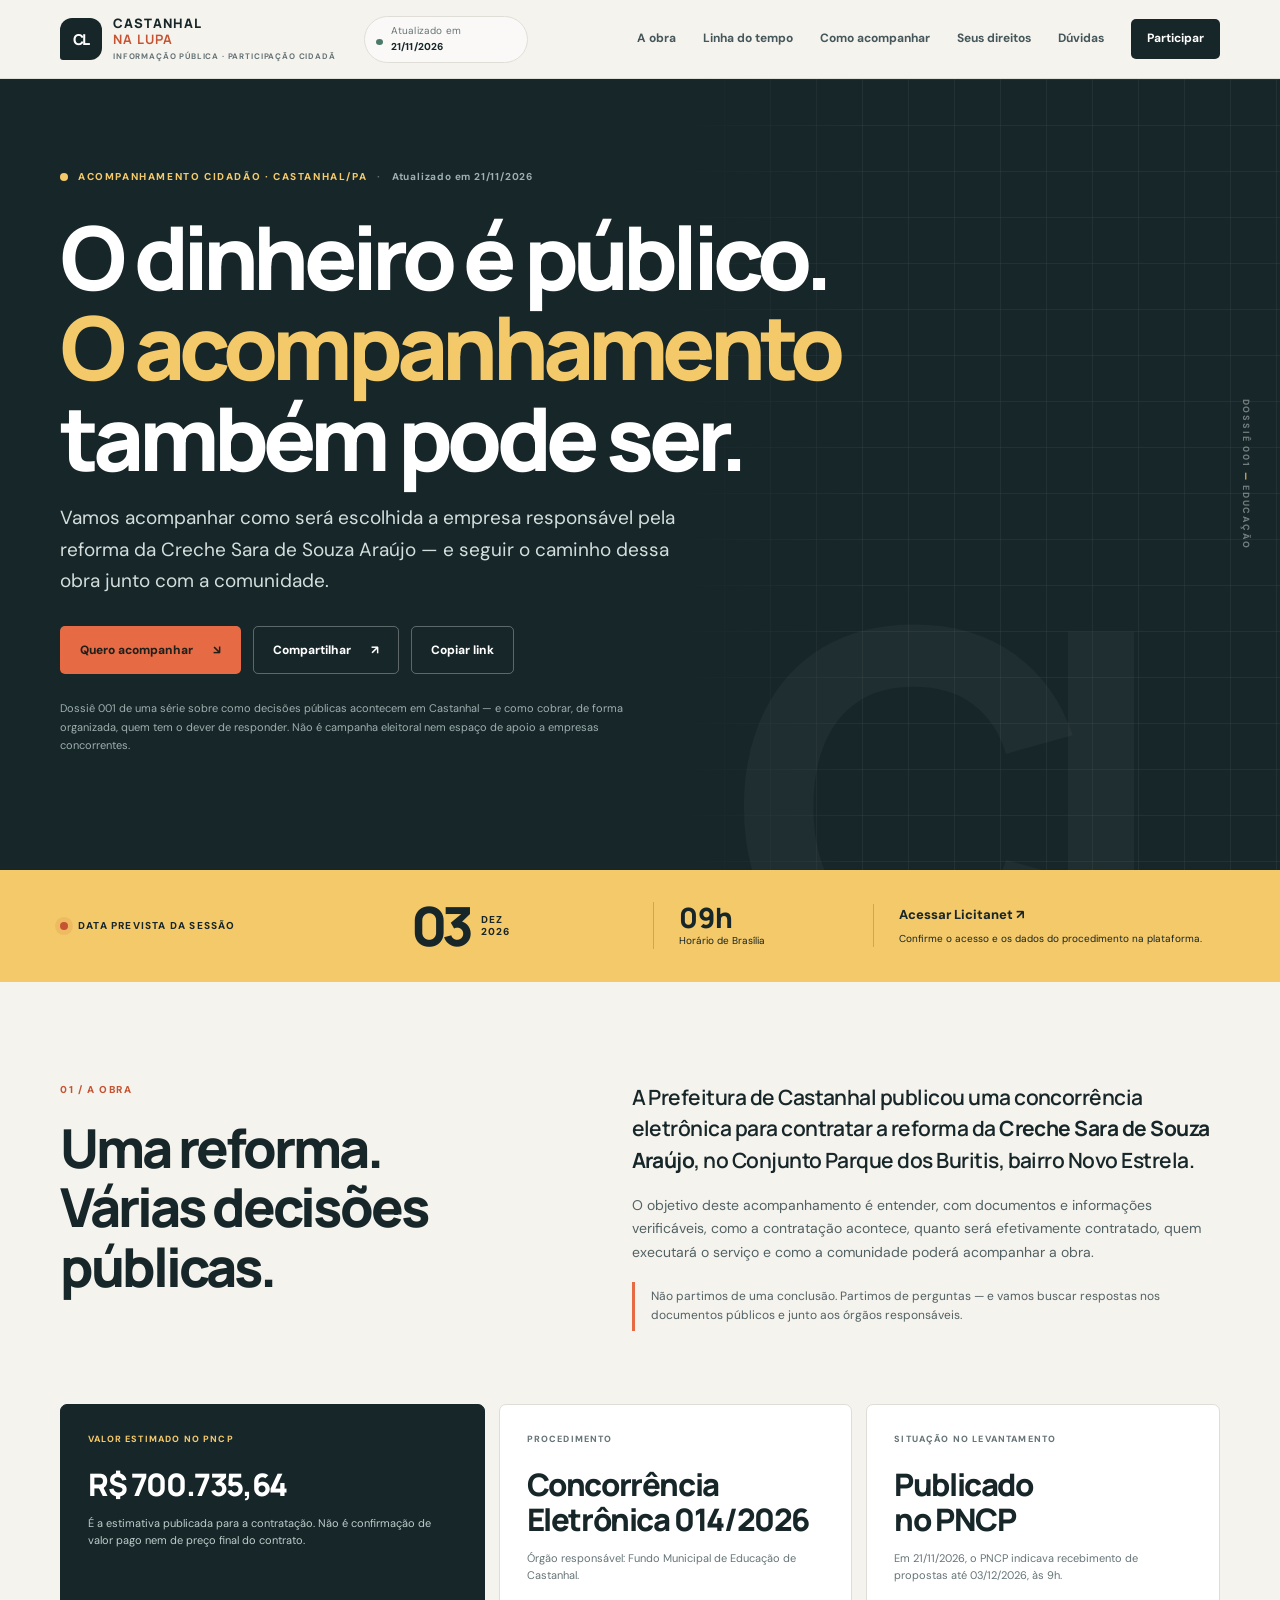
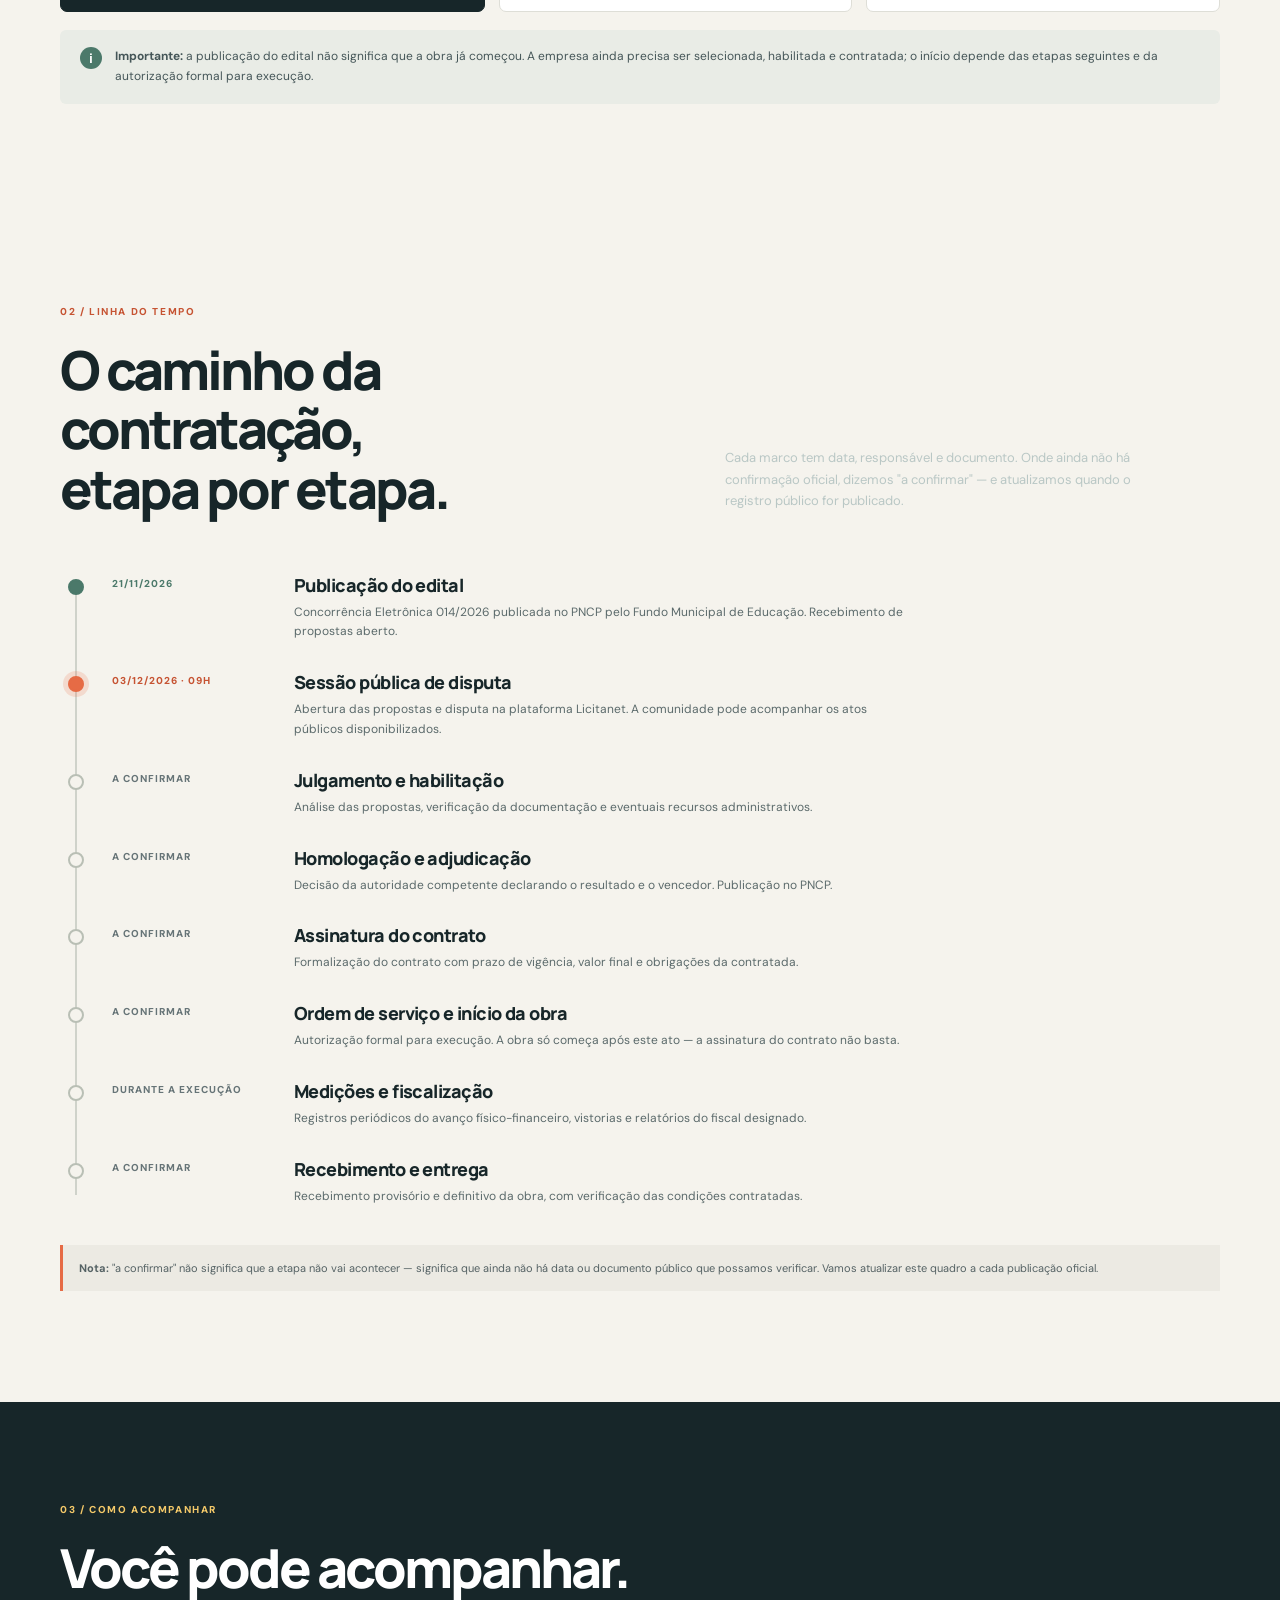
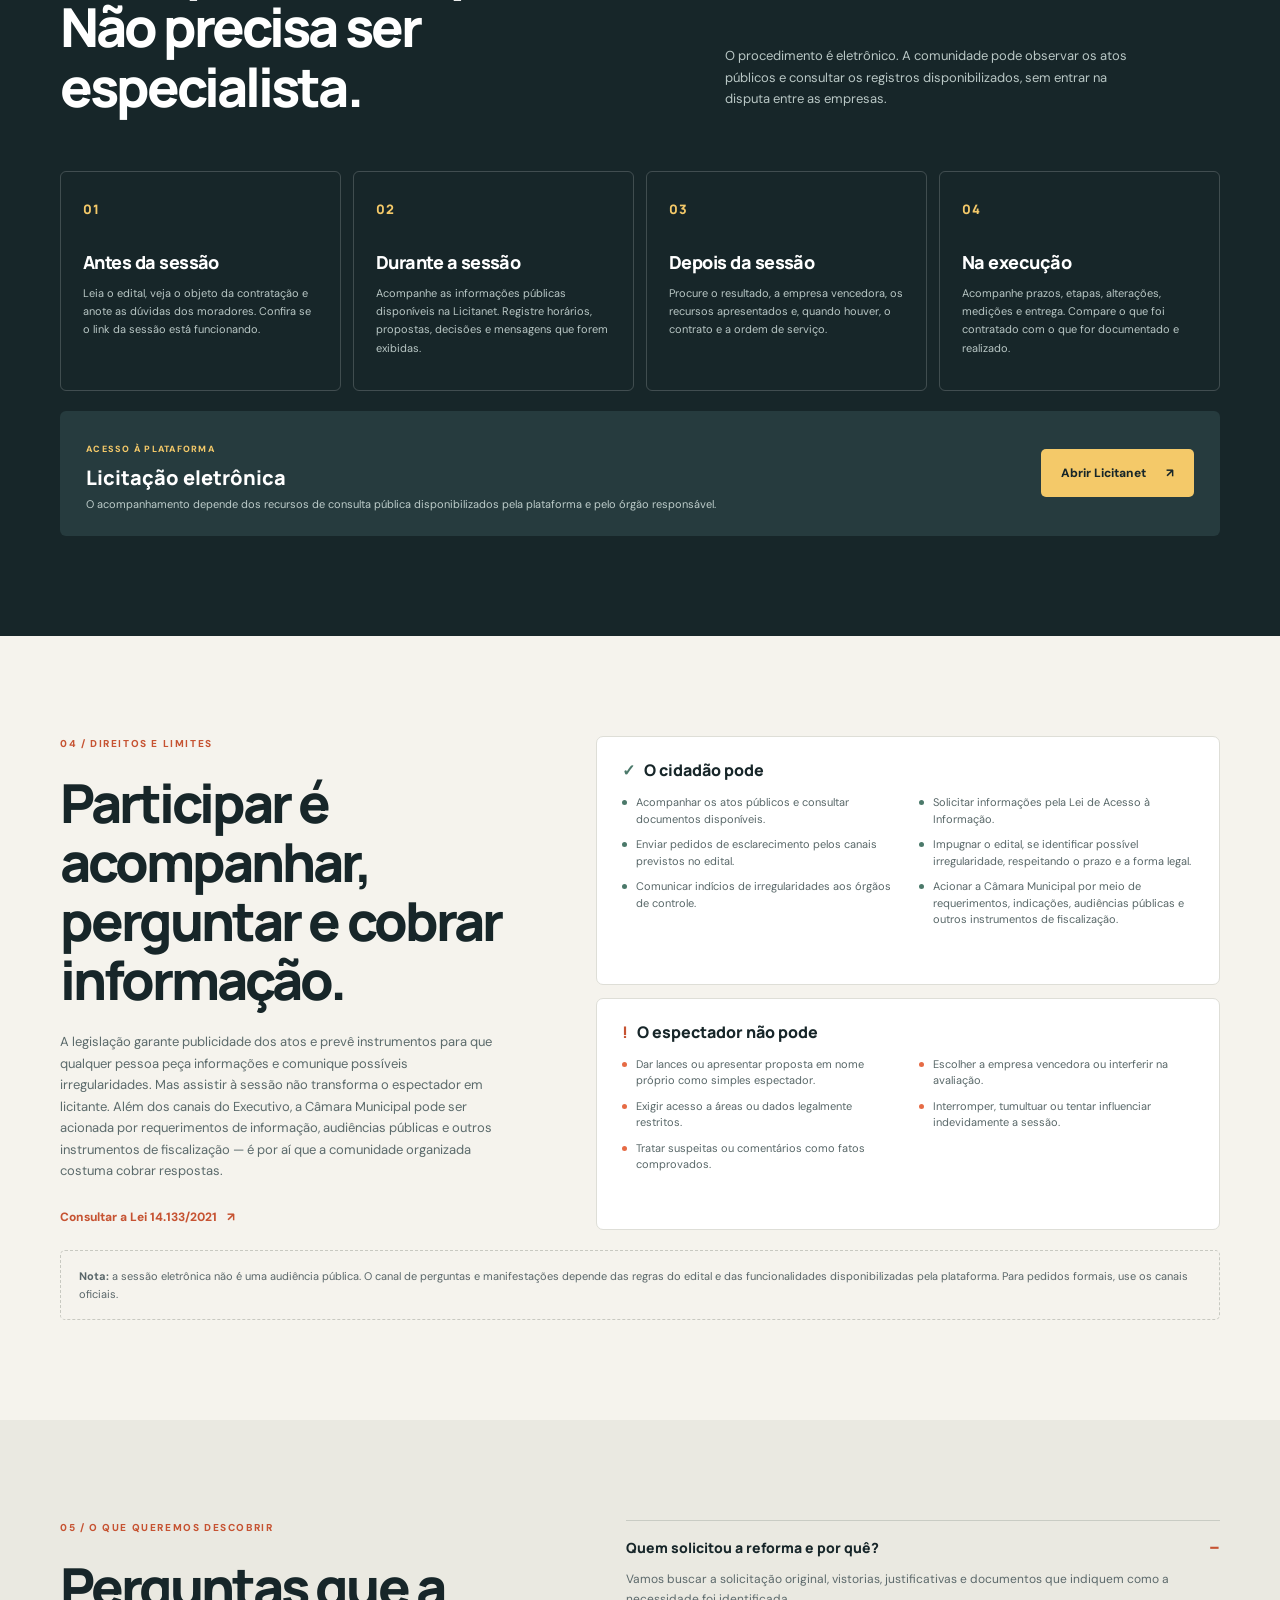
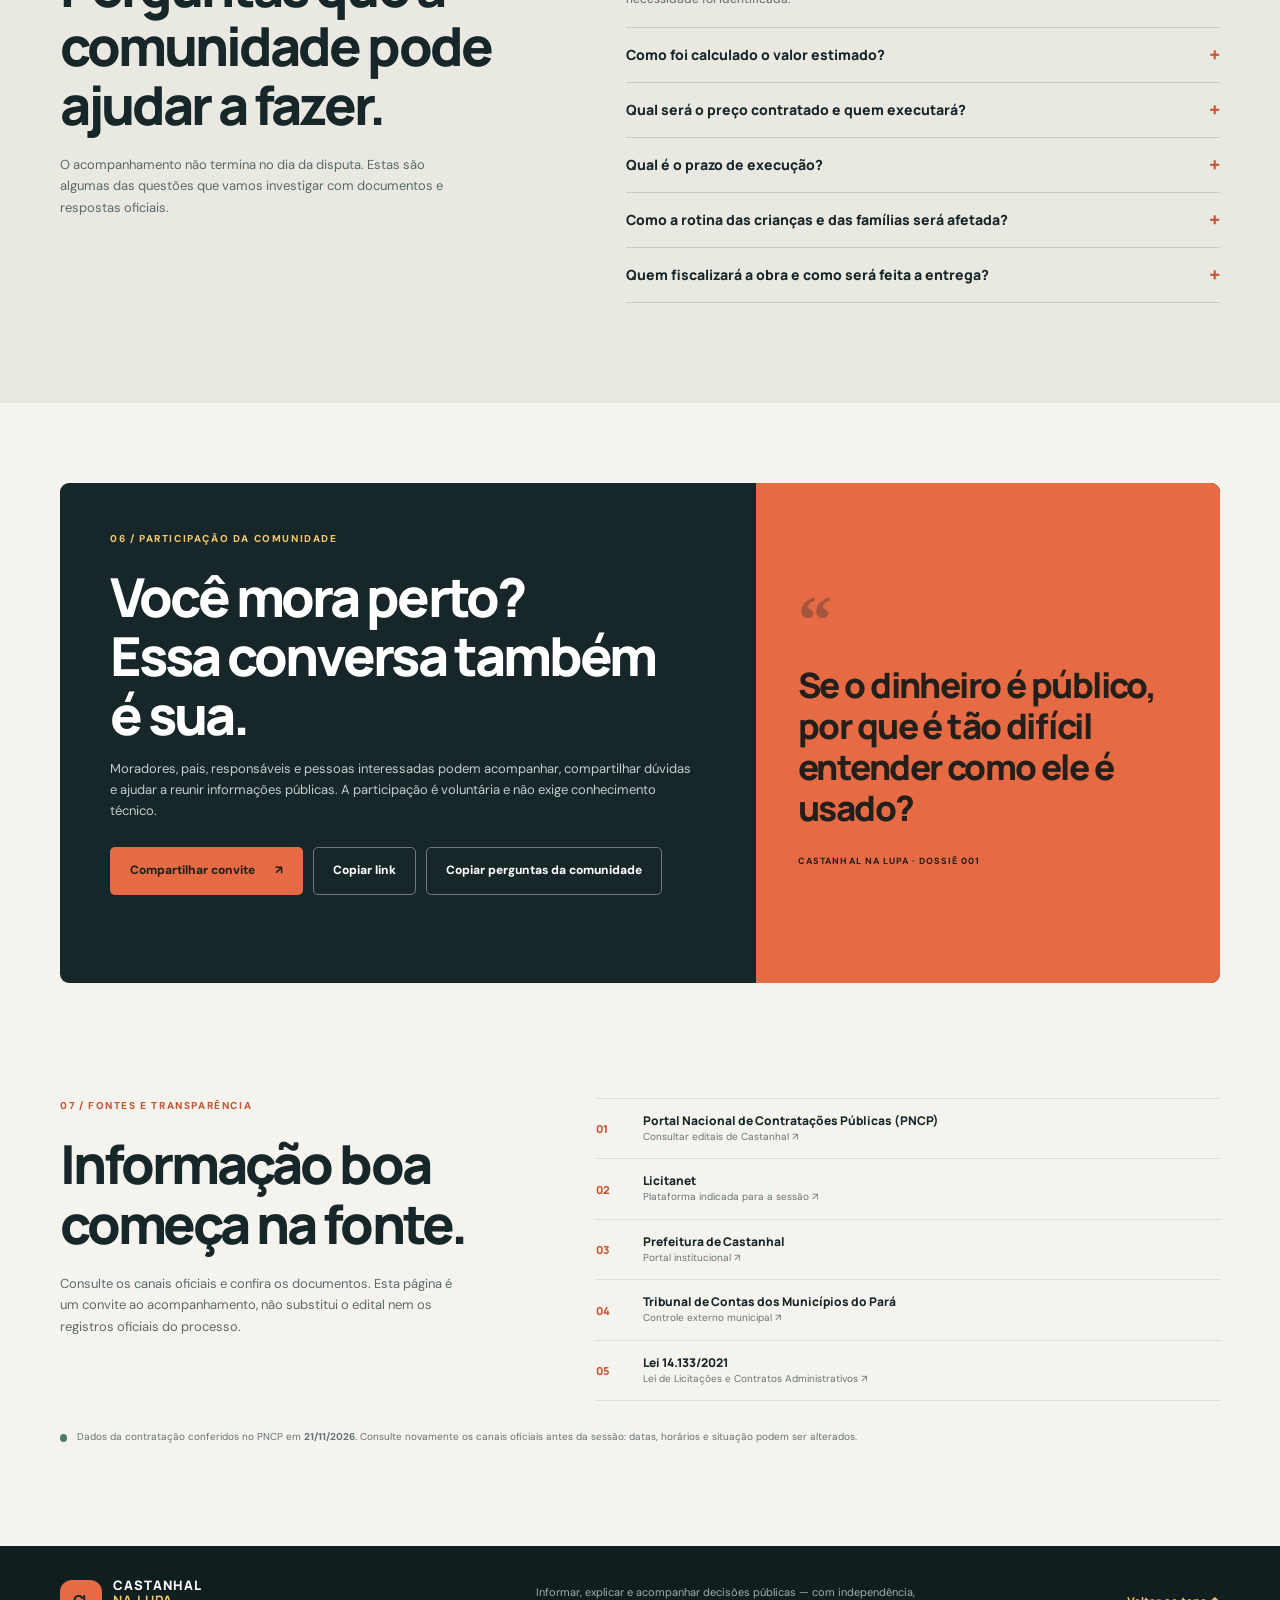
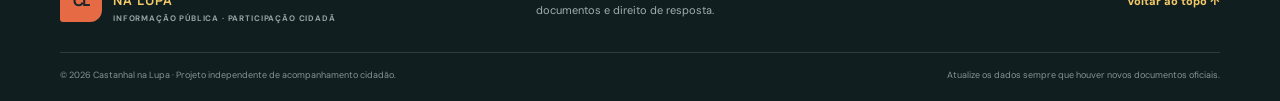
<file: index.html>
<!doctype html>
<html lang="pt-BR">
<head>
  <meta charset="utf-8">
  <meta name="viewport" content="width=device-width, initial-scale=1">
  <meta name="theme-color" content="#172629">
  <meta name="description" content="Acompanhe com a comunidade a contratação da reforma da Creche Sara de Souza Araújo, em Castanhal. Informação pública, participação cidadã e fiscalização independente.">

  <link rel="canonical" href="https://castanhalnalupa.com.br/">
  <link rel="icon" type="image/svg+xml" href="favicon.svg">

  <meta property="og:type" content="website">
  <meta property="og:site_name" content="Castanhal na Lupa">
  <meta property="og:locale" content="pt_BR">
  <meta property="og:url" content="https://castanhalnalupa.com.br/">
  <meta property="og:title" content="A comunidade acompanha | Castanhal na Lupa">
  <meta property="og:description" content="Se o dinheiro é público, por que é tão difícil entender como ele é usado? Acompanhe a licitação da reforma da Creche Sara de Souza Araújo.">
  <meta property="og:image" content="https://castanhalnalupa.com.br/og-image.png">
  <meta property="og:image:width" content="1200">
  <meta property="og:image:height" content="630">
  <meta property="og:image:alt" content="Cartão do Castanhal na Lupa: 'O dinheiro é público. O acompanhamento também pode ser.' Dossiê 001, reforma da Creche Sara de Souza Araújo, Castanhal/PA.">

  <meta name="twitter:card" content="summary_large_image">
  <meta name="twitter:title" content="A comunidade acompanha | Castanhal na Lupa">
  <meta name="twitter:description" content="Acompanhe a licitação da reforma da Creche Sara de Souza Araújo, em Castanhal.">
  <meta name="twitter:image" content="https://castanhalnalupa.com.br/og-image.png">

  <title>Creche Sara de Souza Araújo — Castanhal na Lupa</title>

  <link rel="preconnect" href="https://fonts.googleapis.com">
  <link rel="preconnect" href="https://fonts.gstatic.com" crossorigin>
  <link href="https://fonts.googleapis.com/css2?family=DM+Sans:wght@400;500;600;700;800&family=Manrope:wght@400;500;600;700;800&display=swap" rel="stylesheet">
  <link rel="stylesheet" href="styles.css">
</head>
<body>
  <a class="skip-link" href="#conteudo">Pular para o conteúdo</a>
  <header class="site-header">
    <div class="container header-inner">
      <a class="brand" href="#topo" aria-label="Castanhal na Lupa — início">
        <span class="brand-mark" aria-hidden="true">CL</span>
        <span class="brand-name">CASTANHAL <b>NA LUPA</b><small>INFORMAÇÃO PÚBLICA · PARTICIPAÇÃO CIDADÃ</small></span>
      </a>
      <span class="header-update" aria-label="Última atualização: 21 de novembro de 2026">
        <span class="update-dot" aria-hidden="true"></span>
        <span>Atualizado em <strong>21/11/2026</strong></span>
      </span>
      <button class="menu-toggle" type="button" aria-expanded="false" aria-controls="menu-principal">Menu <span aria-hidden="true">☰</span></button>
      <nav id="menu-principal" class="nav-links" aria-label="Navegação principal">
        <a href="#sobre">A obra</a>
        <a href="#linha-do-tempo">Linha do tempo</a>
        <a href="#acompanhar">Como acompanhar</a>
        <a href="#direitos">Seus direitos</a>
        <a href="#perguntas">Dúvidas</a>
        <a class="nav-cta" href="#participar">Participar</a>
      </nav>
    </div>
  </header>

  <main id="conteudo">
    <section class="hero" id="topo">
      <div class="hero-grid" aria-hidden="true"></div>
      <div class="container hero-content">
        <div class="eyebrow">
          <span class="eyebrow-dot" aria-hidden="true"></span>
          <span>ACOMPANHAMENTO CIDADÃO · CASTANHAL/PA</span>
          <span class="eyebrow-sep" aria-hidden="true">·</span>
          <span class="eyebrow-update">Atualizado em 21/11/2026</span>
        </div>
        <h1>O dinheiro é público.<br><em>O acompanhamento</em><br>também pode ser.</h1>
        <p class="hero-lead">Vamos acompanhar como será escolhida a empresa responsável pela reforma da Creche Sara de Souza Araújo — e seguir o caminho dessa obra junto com a comunidade.</p>
        <div class="hero-actions">
          <a class="button button-primary" href="#acompanhar">Quero acompanhar <span aria-hidden="true">↘</span></a>
          <button class="button button-ghost" id="share-top" type="button">Compartilhar <span aria-hidden="true">↗</span></button>
          <button class="button button-ghost" id="copy-link-top" type="button">Copiar link</button>
        </div>
        <p class="hero-note">Dossiê 001 de uma série sobre como decisões públicas acontecem em Castanhal — e como cobrar, de forma organizada, quem tem o dever de responder. Não é campanha eleitoral nem espaço de apoio a empresas concorrentes.</p>
      </div>
      <div class="hero-side-note" aria-hidden="true">DOSSIÊ 001 <span>—</span> EDUCAÇÃO</div>
    </section>

    <section class="event-strip" aria-label="Data da licitação">
      <div class="container event-grid">
        <div class="event-label"><span class="live-dot"></span> DATA PREVISTA DA SESSÃO</div>
        <div class="event-date"><strong>03</strong><span>DEZ<br>2026</span></div>
        <div class="event-time"><b>09h</b><span>Horário de Brasília</span></div>
        <div class="event-action"><a href="https://www.licitanet.com.br/sessao/208402" target="_blank" rel="noopener noreferrer">Acessar Licitanet <span aria-hidden="true">↗</span></a><small>Confirme o acesso e os dados do procedimento na plataforma.</small></div>
      </div>
    </section>

    <section class="section intro-section" id="sobre">
      <div class="container intro-grid">
        <div>
          <div class="section-kicker">01 / A OBRA</div>
          <h2>Uma reforma.<br>Várias decisões públicas.</h2>
        </div>
        <div class="intro-copy">
          <p class="large-copy">A Prefeitura de Castanhal publicou uma concorrência eletrônica para contratar a reforma da <strong>Creche Sara de Souza Araújo</strong>, no Conjunto Parque dos Buritis, bairro Novo Estrela.</p>
          <p>O objetivo deste acompanhamento é entender, com documentos e informações verificáveis, como a contratação acontece, quanto será efetivamente contratado, quem executará o serviço e como a comunidade poderá acompanhar a obra.</p>
          <p class="quiet-note">Não partimos de uma conclusão. Partimos de perguntas — e vamos buscar respostas nos documentos públicos e junto aos órgãos responsáveis.</p>
        </div>
      </div>
      <div class="container fact-grid">
        <article class="fact-card fact-dark">
          <span class="fact-label">VALOR ESTIMADO NO PNCP</span>
          <strong>R$ 700.735,64</strong>
          <p>É a estimativa publicada para a contratação. Não é confirmação de valor pago nem de preço final do contrato.</p>
        </article>
        <article class="fact-card">
          <span class="fact-label">PROCEDIMENTO</span>
          <strong>Concorrência<br>Eletrônica 014/2026</strong>
          <p>Órgão responsável: Fundo Municipal de Educação de Castanhal.</p>
        </article>
        <article class="fact-card">
          <span class="fact-label">SITUAÇÃO NO LEVANTAMENTO</span>
          <strong>Publicado<br>no PNCP</strong>
          <p>Em 21/11/2026, o PNCP indicava recebimento de propostas até 03/12/2026, às 9h.</p>
        </article>
      </div>
      <div class="container status-callout"><span class="status-icon" aria-hidden="true">i</span><p><strong>Importante:</strong> a publicação do edital não significa que a obra já começou. A empresa ainda precisa ser selecionada, habilitada e contratada; o início depende das etapas seguintes e da autorização formal para execução.</p></div>
    </section>

    <section class="section timeline-section" id="linha-do-tempo">
      <div class="container">
        <div class="section-kicker">02 / LINHA DO TEMPO</div>
        <div class="section-heading-row">
          <h2>O caminho da contratação,<br>etapa por etapa.</h2>
          <p>Cada marco tem data, responsável e documento. Onde ainda não há confirmação oficial, dizemos "a confirmar" — e atualizamos quando o registro público for publicado.</p>
        </div>
        <ol class="timeline">
          <li class="timeline-item is-done">
            <span class="timeline-dot" aria-hidden="true"></span>
            <span class="timeline-date">21/11/2026</span>
            <div class="timeline-body">
              <h3>Publicação do edital</h3>
              <p>Concorrência Eletrônica 014/2026 publicada no PNCP pelo Fundo Municipal de Educação. Recebimento de propostas aberto.</p>
            </div>
          </li>
          <li class="timeline-item is-current">
            <span class="timeline-dot" aria-hidden="true"></span>
            <span class="timeline-date">03/12/2026 · 09h</span>
            <div class="timeline-body">
              <h3>Sessão pública de disputa</h3>
              <p>Abertura das propostas e disputa na plataforma Licitanet. A comunidade pode acompanhar os atos públicos disponibilizados.</p>
            </div>
          </li>
          <li class="timeline-item">
            <span class="timeline-dot" aria-hidden="true"></span>
            <span class="timeline-date">A confirmar</span>
            <div class="timeline-body">
              <h3>Julgamento e habilitação</h3>
              <p>Análise das propostas, verificação da documentação e eventuais recursos administrativos.</p>
            </div>
          </li>
          <li class="timeline-item">
            <span class="timeline-dot" aria-hidden="true"></span>
            <span class="timeline-date">A confirmar</span>
            <div class="timeline-body">
              <h3>Homologação e adjudicação</h3>
              <p>Decisão da autoridade competente declarando o resultado e o vencedor. Publicação no PNCP.</p>
            </div>
          </li>
          <li class="timeline-item">
            <span class="timeline-dot" aria-hidden="true"></span>
            <span class="timeline-date">A confirmar</span>
            <div class="timeline-body">
              <h3>Assinatura do contrato</h3>
              <p>Formalização do contrato com prazo de vigência, valor final e obrigações da contratada.</p>
            </div>
          </li>
          <li class="timeline-item">
            <span class="timeline-dot" aria-hidden="true"></span>
            <span class="timeline-date">A confirmar</span>
            <div class="timeline-body">
              <h3>Ordem de serviço e início da obra</h3>
              <p>Autorização formal para execução. A obra só começa após este ato — a assinatura do contrato não basta.</p>
            </div>
          </li>
          <li class="timeline-item">
            <span class="timeline-dot" aria-hidden="true"></span>
            <span class="timeline-date">Durante a execução</span>
            <div class="timeline-body">
              <h3>Medições e fiscalização</h3>
              <p>Registros periódicos do avanço físico-financeiro, vistorias e relatórios do fiscal designado.</p>
            </div>
          </li>
          <li class="timeline-item">
            <span class="timeline-dot" aria-hidden="true"></span>
            <span class="timeline-date">A confirmar</span>
            <div class="timeline-body">
              <h3>Recebimento e entrega</h3>
              <p>Recebimento provisório e definitivo da obra, com verificação das condições contratadas.</p>
            </div>
          </li>
        </ol>
        <p class="timeline-note"><strong>Nota:</strong> "a confirmar" não significa que a etapa não vai acontecer — significa que ainda não há data ou documento público que possamos verificar. Vamos atualizar este quadro a cada publicação oficial.</p>
      </div>
    </section>

    <section class="section dark-section" id="acompanhar">
      <div class="container">
        <div class="section-kicker section-kicker-light">03 / COMO ACOMPANHAR</div>
        <div class="section-heading-row">
          <h2>Você pode acompanhar.<br>Não precisa ser especialista.</h2>
          <p>O procedimento é eletrônico. A comunidade pode observar os atos públicos e consultar os registros disponibilizados, sem entrar na disputa entre as empresas.</p>
        </div>
        <div class="steps-grid">
          <article class="step-card"><span class="step-number">01</span><h3>Antes da sessão</h3><p>Leia o edital, veja o objeto da contratação e anote as dúvidas dos moradores. Confira se o link da sessão está funcionando.</p></article>
          <article class="step-card"><span class="step-number">02</span><h3>Durante a sessão</h3><p>Acompanhe as informações públicas disponíveis na Licitanet. Registre horários, propostas, decisões e mensagens que forem exibidas.</p></article>
          <article class="step-card"><span class="step-number">03</span><h3>Depois da sessão</h3><p>Procure o resultado, a empresa vencedora, os recursos apresentados e, quando houver, o contrato e a ordem de serviço.</p></article>
          <article class="step-card"><span class="step-number">04</span><h3>Na execução</h3><p>Acompanhe prazos, etapas, alterações, medições e entrega. Compare o que foi contratado com o que for documentado e realizado.</p></article>
        </div>
        <div class="session-box">
          <div><span class="session-small">ACESSO À PLATAFORMA</span><h3>Licitação eletrônica</h3><p>O acompanhamento depende dos recursos de consulta pública disponibilizados pela plataforma e pelo órgão responsável.</p></div>
          <a class="button button-light" href="https://www.licitanet.com.br/sessao/208402" target="_blank" rel="noopener noreferrer">Abrir Licitanet <span aria-hidden="true">↗</span></a>
        </div>
      </div>
    </section>

    <section class="section rights-section" id="direitos">
      <div class="container rights-grid">
        <div>
          <div class="section-kicker">04 / DIREITOS E LIMITES</div>
          <h2>Participar é acompanhar, perguntar e cobrar informação.</h2>
          <p class="rights-intro">A legislação garante publicidade dos atos e prevê instrumentos para que qualquer pessoa peça informações e comunique possíveis irregularidades. Mas assistir à sessão não transforma o espectador em licitante. Além dos canais do Executivo, a Câmara Municipal pode ser acionada por requerimentos de informação, audiências públicas e outros instrumentos de fiscalização — é por aí que a comunidade organizada costuma cobrar respostas.</p>
          <a class="text-link" href="https://www.planalto.gov.br/ccivil_03/_ato2019-2022/2021/lei/l14133.htm" target="_blank" rel="noopener noreferrer">Consultar a Lei 14.133/2021 <span aria-hidden="true">↗</span></a>
        </div>
        <div class="rights-lists">
          <div class="rights-card rights-yes">
            <h3><span aria-hidden="true">✓</span> O cidadão pode</h3>
            <ul>
              <li>Acompanhar os atos públicos e consultar documentos disponíveis.</li>
              <li>Solicitar informações pela Lei de Acesso à Informação.</li>
              <li>Enviar pedidos de esclarecimento pelos canais previstos no edital.</li>
              <li>Impugnar o edital, se identificar possível irregularidade, respeitando o prazo e a forma legal.</li>
              <li>Comunicar indícios de irregularidades aos órgãos de controle.</li>
              <li>Acionar a Câmara Municipal por meio de requerimentos, indicações, audiências públicas e outros instrumentos de fiscalização.</li>
            </ul>
          </div>
          <div class="rights-card rights-no">
            <h3><span aria-hidden="true">!</span> O espectador não pode</h3>
            <ul>
              <li>Dar lances ou apresentar proposta em nome próprio como simples espectador.</li>
              <li>Escolher a empresa vencedora ou interferir na avaliação.</li>
              <li>Exigir acesso a áreas ou dados legalmente restritos.</li>
              <li>Interromper, tumultuar ou tentar influenciar indevidamente a sessão.</li>
              <li>Tratar suspeitas ou comentários como fatos comprovados.</li>
            </ul>
          </div>
        </div>
      </div>
      <div class="container legal-note"><strong>Nota:</strong> a sessão eletrônica não é uma audiência pública. O canal de perguntas e manifestações depende das regras do edital e das funcionalidades disponibilizadas pela plataforma. Para pedidos formais, use os canais oficiais.</div>
    </section>

    <section class="section questions-section" id="perguntas">
      <div class="container questions-grid">
        <div>
          <div class="section-kicker">05 / O QUE QUEREMOS DESCOBRIR</div>
          <h2>Perguntas que a comunidade pode ajudar a fazer.</h2>
          <p>O acompanhamento não termina no dia da disputa. Estas são algumas das questões que vamos investigar com documentos e respostas oficiais.</p>
        </div>
        <div class="question-list">
          <details open><summary>Quem solicitou a reforma e por quê?</summary><p>Vamos buscar a solicitação original, vistorias, justificativas e documentos que indiquem como a necessidade foi identificada.</p></details>
          <details><summary>Como foi calculado o valor estimado?</summary><p>Vamos procurar projeto, memorial, planilha orçamentária, composições de preços e demais documentos técnicos disponibilizados.</p></details>
          <details><summary>Qual será o preço contratado e quem executará?</summary><p>O valor estimado pode ser diferente do preço final. Vamos acompanhar o julgamento, a habilitação, eventuais recursos e a contratação.</p></details>
          <details><summary>Qual é o prazo de execução?</summary><p>Precisamos confirmar o cronograma e o prazo de execução nos documentos técnicos e no contrato. Vigência contratual não é necessariamente prazo de obra.</p></details>
          <details><summary>Como a rotina das crianças e das famílias será afetada?</summary><p>Vamos solicitar informações sobre funcionamento da unidade, medidas de segurança, eventuais mudanças de atendimento e comunicação às famílias.</p></details>
          <details><summary>Quem fiscalizará a obra e como será feita a entrega?</summary><p>Vamos identificar a fiscalização designada, as medições, os registros de execução, os recebimentos e os documentos de conclusão.</p></details>
        </div>
      </div>
    </section>

    <section class="section participation-section" id="participar">
      <div class="container participation-panel">
        <div class="participation-copy">
          <div class="section-kicker section-kicker-light">06 / PARTICIPAÇÃO DA COMUNIDADE</div>
          <h2>Você mora perto?<br>Essa conversa também é sua.</h2>
          <p>Moradores, pais, responsáveis e pessoas interessadas podem acompanhar, compartilhar dúvidas e ajudar a reunir informações públicas. A participação é voluntária e não exige conhecimento técnico.</p>
          <div class="participation-actions">
            <button class="button button-primary" id="share-bottom" type="button">Compartilhar convite <span aria-hidden="true">↗</span></button>
            <button class="button button-outline-light" id="copy-link-bottom" type="button">Copiar link</button>
            <button class="button button-outline-light" id="copy-questions" type="button">Copiar perguntas da comunidade</button>
          </div>
          <p class="form-note" id="action-feedback" role="status" aria-live="polite"></p>
        </div>
        <div class="participation-side">
          <div class="quote-mark">“</div>
          <p>Se o dinheiro é público, por que é tão difícil entender como ele é usado?</p>
          <span>CASTANHAL NA LUPA · DOSSIÊ 001</span>
        </div>
      </div>
    </section>

    <section class="section sources-section">
      <div class="container sources-grid">
        <div>
          <div class="section-kicker">07 / FONTES E TRANSPARÊNCIA</div>
          <h2>Informação boa começa na fonte.</h2>
          <p>Consulte os canais oficiais e confira os documentos. Esta página é um convite ao acompanhamento, não substitui o edital nem os registros oficiais do processo.</p>
        </div>
        <div class="source-links">
          <a href="https://pncp.gov.br/app/editais?q=Castanhal&status=recebendo_proposta&uf=PA" target="_blank" rel="noopener noreferrer"><span>01</span><b>Portal Nacional de Contratações Públicas (PNCP)</b><i>Consultar editais de Castanhal ↗</i></a>
          <a href="https://www.licitanet.com.br/sessao/208402" target="_blank" rel="noopener noreferrer"><span>02</span><b>Licitanet</b><i>Plataforma indicada para a sessão ↗</i></a>
          <a href="https://castanhal.pa.gov.br/" target="_blank" rel="noopener noreferrer"><span>03</span><b>Prefeitura de Castanhal</b><i>Portal institucional ↗</i></a>
          <a href="https://www.tcm.pa.gov.br/" target="_blank" rel="noopener noreferrer"><span>04</span><b>Tribunal de Contas dos Municípios do Pará</b><i>Controle externo municipal ↗</i></a>
          <a href="https://www.planalto.gov.br/ccivil_03/_ato2019-2022/2021/lei/l14133.htm" target="_blank" rel="noopener noreferrer"><span>05</span><b>Lei 14.133/2021</b><i>Lei de Licitações e Contratos Administrativos ↗</i></a>
        </div>
      </div>
      <div class="container update-line"><span class="update-dot"></span><span>Dados da contratação conferidos no PNCP em <strong>21/11/2026</strong>. Consulte novamente os canais oficiais antes da sessão: datas, horários e situação podem ser alterados.</span></div>
    </section>
  </main>

  <footer class="site-footer">
    <div class="container footer-inner">
      <a class="brand brand-footer" href="#topo"><span class="brand-mark" aria-hidden="true">CL</span><span class="brand-name">CASTANHAL <b>NA LUPA</b><small>INFORMAÇÃO PÚBLICA · PARTICIPAÇÃO CIDADÃ</small></span></a>
      <p>Informar, explicar e acompanhar decisões públicas — com independência, documentos e direito de resposta.</p>
      <a class="back-top" href="#topo">Voltar ao topo ↑</a>
    </div>
    <div class="container footer-bottom"><span>© 2026 Castanhal na Lupa · Projeto independente de acompanhamento cidadão.</span><span>Atualize os dados sempre que houver novos documentos oficiais.</span></div>
  </footer>

  <script src="script.js"></script>
</body>
</html>
</file>
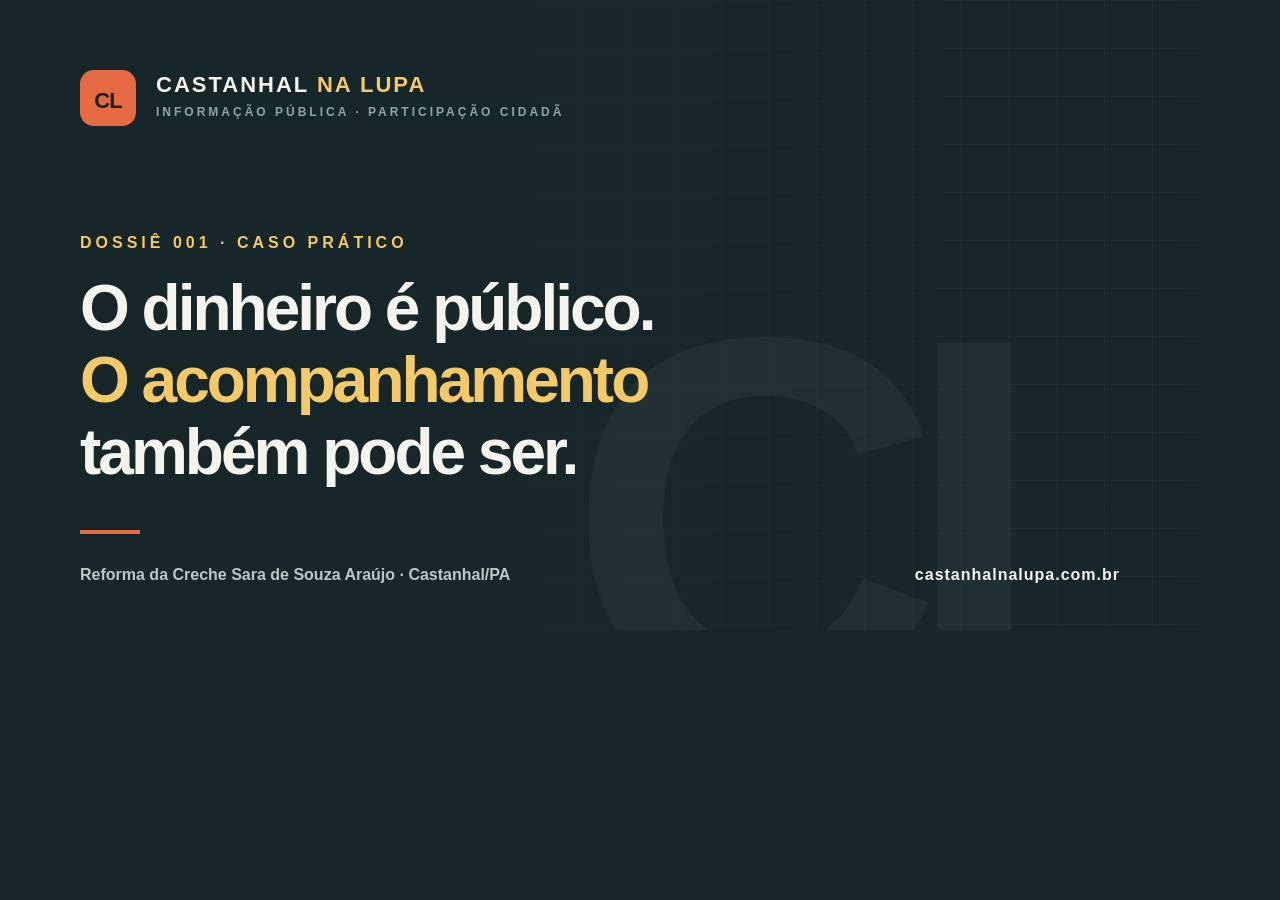
<file: og-image.html>
<!doctype html>
<html lang="pt-BR">
<head>
<meta charset="utf-8">
<title>Render og-image · Castanhal na Lupa</title>
<style>
  html, body { margin: 0; padding: 0; background: #172629; }
  img { display: block; width: 1200px; height: 630px; }
</style>
</head>
<body>
  <img src="og-image.svg" width="1200" height="630" alt="Prévia do compartilhamento">
</body>
</html>
</file>
<file: styles.css>
:root {
  /* Personalize estas variáveis para aplicar a identidade visual definitiva. */
  --ink: #172629;
  --ink-soft: #294044;
  --paper: #f5f3ed;
  --white: #ffffff;
  --muted: #667477;
  --line: #deded7;
  --accent: #e66b45;
  --accent-dark: #c65332;
  --highlight: #f4c969;
  --green: #4b796a;
  --font-body: 'DM Sans', Arial, sans-serif;
  --font-display: 'Manrope', 'DM Sans', Arial, sans-serif;
  --max: 1160px;
}
* { box-sizing: border-box; }
html { scroll-behavior: smooth; }
body { margin: 0; background: var(--paper); color: var(--ink); font-family: var(--font-body); line-height: 1.65; -webkit-font-smoothing: antialiased; }
a { color: inherit; }
button { font: inherit; }
.container { width: min(var(--max), calc(100% - 48px)); margin-inline: auto; }
.skip-link { position: absolute; left: -9999px; top: 8px; padding: 10px 14px; background: var(--white); z-index: 1000; }
.skip-link:focus { left: 8px; }
.site-header { position: sticky; top: 0; z-index: 50; background: rgba(245,243,237,.94); border-bottom: 1px solid rgba(23,38,41,.1); backdrop-filter: blur(12px); }
.header-inner { min-height: 78px; display: flex; align-items: center; justify-content: space-between; gap: 24px; }
.brand { display: inline-flex; align-items: center; gap: 11px; text-decoration: none; }
.brand-mark { display: grid; place-items: center; width: 42px; height: 42px; color: var(--white); background: var(--ink); font: 800 15px var(--font-display); letter-spacing: -.08em; border-radius: 12px 12px 12px 3px; }
.brand-name { display: flex; flex-direction: column; font: 800 13px/1.2 var(--font-display); letter-spacing: .08em; }
.brand-name b { color: var(--accent-dark); }
.brand-name small { margin-top: 5px; color: var(--muted); font: 700 8px/1.2 var(--font-body); letter-spacing: .105em; }
.nav-links { display: flex; align-items: center; gap: 27px; }
.nav-links a { text-decoration: none; font-size: 12px; font-weight: 700; color: #45575a; }
.nav-links a:hover, .text-link:hover { color: var(--accent-dark); }
.nav-links .nav-cta { padding: 10px 16px; background: var(--ink); color: var(--white); border-radius: 5px; }
.menu-toggle { display: none; border: 1px solid var(--line); border-radius: 5px; background: transparent; padding: 8px 11px; color: var(--ink); font-weight: 700; }
.hero { position: relative; overflow: hidden; background: var(--ink); color: var(--white); min-height: 600px; display: flex; align-items: center; }
.hero-grid { position: absolute; inset: 0 0 0 53%; opacity: .14; background-image: linear-gradient(rgba(255,255,255,.35) 1px, transparent 1px), linear-gradient(90deg, rgba(255,255,255,.35) 1px, transparent 1px); background-size: 46px 46px; mask-image: linear-gradient(90deg, transparent, #000 30%); }
.hero::after { content: 'CL'; position: absolute; right: 4%; bottom: -170px; font: 800 clamp(300px, 38vw, 570px)/1 var(--font-display); letter-spacing: -.13em; color: rgba(255,255,255,.035); pointer-events: none; }
.hero-content { position: relative; z-index: 2; padding-block: 90px 105px; }
.eyebrow, .section-kicker { font-size: 10px; letter-spacing: .16em; font-weight: 800; color: var(--accent-dark); }
.eyebrow { color: var(--highlight); display: flex; align-items: center; gap: 10px; }
.eyebrow-dot, .live-dot, .update-dot { width: 8px; height: 8px; border-radius: 50%; background: var(--highlight); display: inline-block; }
.hero h1 { margin: 25px 0 20px; max-width: 810px; font: 800 clamp(48px, 7vw, 88px)/1.03 var(--font-display); letter-spacing: -.065em; }
.hero h1 em { color: var(--highlight); font-style: normal; }
.hero-lead { max-width: 620px; color: #d3dedd; font-size: clamp(16px, 2vw, 19px); line-height: 1.65; }
.hero-actions { display: flex; flex-wrap: wrap; gap: 12px; margin-top: 30px; }
.button { min-height: 48px; display: inline-flex; align-items: center; justify-content: center; gap: 20px; padding: 0 19px; border: 1px solid transparent; border-radius: 5px; text-decoration: none; cursor: pointer; font-size: 12px; font-weight: 800; transition: transform .15s ease, background .15s ease; }
.button:hover { transform: translateY(-2px); }
.button-primary { background: var(--accent); color: #211f1a; }
.button-primary:hover { background: #f08059; }
.button-ghost { background: transparent; color: var(--white); border-color: rgba(255,255,255,.3); }
.button-light { background: var(--highlight); color: var(--ink); }
.button-outline-light { background: transparent; color: var(--white); border-color: rgba(255,255,255,.38); }
.hero-note { margin-top: 25px; color: #9fb0b0; font-size: 11px; max-width: 590px; }
.hero-side-note { position: absolute; right: 27px; top: 50%; writing-mode: vertical-rl; transform: translateY(-50%); color: rgba(255,255,255,.4); letter-spacing: .2em; font-size: 9px; font-weight: 800; }
.hero-side-note span { color: var(--highlight); margin-block: 10px; }
.event-strip { background: var(--highlight); color: var(--ink); }
.event-grid { min-height: 112px; display: grid; grid-template-columns: 1.5fr 1fr .9fr 1.6fr; align-items: center; gap: 25px; }
.event-label { display: flex; align-items: center; gap: 10px; font-size: 10px; font-weight: 800; letter-spacing: .12em; }
.live-dot { background: var(--accent-dark); box-shadow: 0 0 0 5px rgba(198,83,50,.12); }
.event-date { display: flex; align-items: center; gap: 11px; }
.event-date strong { font: 800 54px/.95 var(--font-display); letter-spacing: -.08em; }
.event-date span { font: 800 10px/1.2 var(--font-body); letter-spacing: .12em; }
.event-time { display: flex; flex-direction: column; border-left: 1px solid rgba(23,38,41,.2); padding-left: 25px; }
.event-time b { font: 800 28px/1.1 var(--font-display); }
.event-time span, .event-action small { font-size: 10px; }
.event-action { display: flex; flex-direction: column; gap: 5px; border-left: 1px solid rgba(23,38,41,.2); padding-left: 25px; }
.event-action a { font-weight: 800; font-size: 13px; text-decoration: none; }
.section { padding: 100px 0; }
.intro-grid { display: grid; grid-template-columns: .9fr 1.1fr; gap: 90px; align-items: start; }
.section-kicker { margin-bottom: 20px; }
h2 { margin: 0; font: 800 clamp(34px, 4.2vw, 54px)/1.1 var(--font-display); letter-spacing: -.055em; }
.intro-copy p { margin: 0 0 18px; color: #516164; font-size: 14px; }
.intro-copy .large-copy { color: var(--ink); font: 600 21px/1.5 var(--font-display); letter-spacing: -.025em; }
.quiet-note { border-left: 3px solid var(--accent); padding: 5px 0 5px 16px; font-size: 12px !important; }
.fact-grid { display: grid; grid-template-columns: 1.2fr 1fr 1fr; gap: 14px; margin-top: 55px; }
.fact-card { min-height: 205px; padding: 27px; background: var(--white); border: 1px solid var(--line); border-radius: 7px; }
.fact-card .fact-label { display: block; color: var(--muted); font-size: 9px; font-weight: 800; letter-spacing: .13em; margin-bottom: 20px; }
.fact-card strong { display: block; font: 800 clamp(21px, 2.5vw, 31px)/1.13 var(--font-display); letter-spacing: -.045em; }
.fact-card p { margin: 13px 0 0; color: var(--muted); font-size: 11px; line-height: 1.55; }
.fact-dark { background: var(--ink); color: var(--white); border-color: var(--ink); }
.fact-dark .fact-label { color: var(--highlight); }
.fact-dark p { color: #bfcecc; }
.status-callout { margin-top: 18px; display: flex; gap: 13px; align-items: flex-start; padding: 17px 20px; background: #e9ece6; border-radius: 6px; }
.status-icon { display: grid; place-items: center; flex: 0 0 22px; width: 22px; height: 22px; border-radius: 50%; background: var(--green); color: var(--white); font: 800 13px var(--font-display); }
.status-callout p { margin: 0; font-size: 12px; color: #455658; }
.dark-section { background: var(--ink); color: var(--white); }
.section-kicker-light { color: var(--highlight); }
.section-heading-row { display: grid; grid-template-columns: 1.1fr .9fr; gap: 60px; align-items: end; }
.section-heading-row p { max-width: 420px; color: #b9c7c5; font-size: 13px; margin: 0 0 6px; }
.steps-grid { display: grid; grid-template-columns: repeat(4, 1fr); gap: 12px; margin-top: 55px; }
.step-card { padding: 24px 22px 27px; min-height: 220px; border: 1px solid rgba(255,255,255,.18); border-radius: 6px; }
.step-number { color: var(--highlight); font: 800 13px var(--font-display); letter-spacing: .08em; }
.step-card h3 { margin: 28px 0 10px; font: 800 18px var(--font-display); letter-spacing: -.03em; }
.step-card p { color: #b9c7c5; margin: 0; font-size: 11px; line-height: 1.65; }
.session-box { margin-top: 20px; padding: 23px 26px; display: flex; justify-content: space-between; align-items: center; gap: 30px; background: #263b3e; border-radius: 6px; }
.session-small { color: var(--highlight); letter-spacing: .14em; font-size: 9px; font-weight: 800; }
.session-box h3 { margin: 4px 0; font: 800 20px var(--font-display); }
.session-box p { margin: 0; color: #bdccca; font-size: 11px; }
.rights-grid { display: grid; grid-template-columns: .85fr 1.15fr; gap: 75px; }
.rights-intro { max-width: 440px; margin: 22px 0; color: #5b6a6b; font-size: 13px; }
.text-link { display: inline-flex; gap: 10px; text-decoration: none; color: var(--accent-dark); font-size: 12px; font-weight: 800; }
.rights-lists { display: grid; gap: 13px; }
.rights-card { background: var(--white); border: 1px solid var(--line); border-radius: 7px; padding: 22px 25px; }
.rights-card h3 { display: flex; align-items: center; gap: 9px; margin: 0 0 13px; font: 800 16px var(--font-display); }
.rights-yes h3 span { color: var(--green); }
.rights-no h3 span { color: var(--accent-dark); }
.rights-card ul { list-style: none; padding: 0; margin: 0; display: grid; grid-template-columns: 1fr 1fr; gap: 9px 22px; }
.rights-card li { position: relative; padding-left: 14px; color: #586768; font-size: 11px; line-height: 1.5; }
.rights-card li::before { content: ''; position: absolute; left: 0; top: .55em; width: 5px; height: 5px; background: var(--green); border-radius: 50%; }
.rights-no li::before { background: var(--accent); }
.legal-note { margin-top: 20px; padding: 16px 18px; border: 1px dashed #c8c9c1; color: #596669; border-radius: 5px; font-size: 11px; }
.questions-section { background: #eae9e1; }
.questions-grid { display: grid; grid-template-columns: .9fr 1.1fr; gap: 80px; }
.questions-grid > div:first-child p { max-width: 390px; color: #59696b; font-size: 13px; margin-top: 20px; }
.question-list { border-top: 1px solid #c9ccc4; }
.question-list details { border-bottom: 1px solid #c9ccc4; padding: 17px 0; }
.question-list summary { cursor: pointer; list-style: none; font: 800 14px var(--font-display); display: flex; justify-content: space-between; gap: 15px; }
.question-list summary::-webkit-details-marker { display: none; }
.question-list summary::after { content: '+'; color: var(--accent-dark); font-size: 20px; line-height: 1; }
.question-list details[open] summary::after { content: '−'; }
.question-list details p { max-width: 600px; margin: 12px 25px 0 0; color: #5c696b; font-size: 12px; }
.participation-section { padding: 80px 0; }
.participation-panel { display: grid; grid-template-columns: 1.2fr .8fr; background: var(--ink); color: var(--white); border-radius: 9px; overflow: hidden; }
.participation-copy { padding: 48px 50px; }
.participation-copy h2 { max-width: 550px; }
.participation-copy > p { max-width: 590px; color: #c1cfcd; font-size: 13px; }
.participation-actions { display: flex; flex-wrap: wrap; gap: 10px; margin-top: 25px; }
.participation-side { background: var(--accent); color: #241f1b; padding: 42px; display: flex; flex-direction: column; justify-content: center; }
.quote-mark { font: 800 68px/.7 Georgia, serif; color: rgba(23,38,41,.3); }
.participation-side p { margin: 20px 0 24px; font: 800 clamp(24px, 3vw, 35px)/1.18 var(--font-display); letter-spacing: -.045em; }
.participation-side span { font-size: 9px; font-weight: 800; letter-spacing: .12em; }
.form-note { min-height: 18px; font-size: 11px !important; color: var(--highlight) !important; }
.sources-section { padding-top: 35px; }
.sources-grid { display: grid; grid-template-columns: .85fr 1.15fr; gap: 75px; }
.sources-grid > div:first-child p { max-width: 400px; color: #5c6a6c; font-size: 13px; margin-top: 20px; }
.source-links { border-top: 1px solid var(--line); }
.source-links a { display: grid; grid-template-columns: 35px 1fr; gap: 0 12px; align-items: center; padding: 13px 0; border-bottom: 1px solid var(--line); text-decoration: none; }
.source-links a span { grid-row: span 2; color: var(--accent-dark); font: 800 11px var(--font-display); }
.source-links a b { font: 800 12px var(--font-display); }
.source-links a i { color: var(--muted); font-size: 10px; font-style: normal; }
.source-links a:hover b { color: var(--accent-dark); }
.update-line { display: flex; align-items: flex-start; gap: 10px; padding-top: 28px; color: #657375; font-size: 10px; }
.update-dot { flex: 0 0 7px; background: var(--green); margin-top: 5px; }
.site-footer { background: #101e20; color: var(--white); padding: 32px 0 18px; }
.footer-inner { display: flex; align-items: center; justify-content: space-between; gap: 30px; }
.brand-footer .brand-mark { background: var(--accent); color: var(--ink); }
.brand-footer .brand-name { color: var(--white); }
.brand-footer .brand-name b { color: var(--highlight); }
.brand-footer .brand-name small { color: #94a5a4; }
.footer-inner > p { max-width: 390px; color: #9fb0ae; font-size: 11px; margin: 0; }
.back-top { font-size: 11px; font-weight: 800; text-decoration: none; color: var(--highlight); white-space: nowrap; }
.footer-bottom { display: flex; justify-content: space-between; gap: 20px; border-top: 1px solid rgba(255,255,255,.13); margin-top: 28px; padding-top: 15px; color: #849594; font-size: 9px; }
:focus-visible { outline: 3px solid var(--highlight); outline-offset: 3px; }
@media (max-width: 900px) {
  .nav-links { gap: 15px; }
  .nav-links a { font-size: 11px; }
  .intro-grid, .rights-grid, .questions-grid, .sources-grid { gap: 40px; }
  .steps-grid { grid-template-columns: repeat(2, 1fr); }
  .event-grid { grid-template-columns: 1.2fr .7fr .6fr 1.4fr; gap: 15px; }
  .event-time, .event-action { padding-left: 15px; }
}
@media (max-width: 680px) {
  .container { width: min(100% - 34px, var(--max)); }
  .header-inner { min-height: 68px; }
  .menu-toggle { display: inline-flex; align-items: center; gap: 9px; }
  .nav-links { display: none; position: absolute; top: 68px; left: 0; right: 0; padding: 18px 22px 22px; background: var(--paper); border-bottom: 1px solid var(--line); flex-direction: column; align-items: stretch; gap: 0; }
  .nav-links.is-open { display: flex; }
  .nav-links a { padding: 12px 0; border-bottom: 1px solid var(--line); font-size: 13px; }
  .nav-links .nav-cta { text-align: center; margin-top: 12px; padding: 12px; border: 0; }
  .hero { min-height: auto; }
  .hero-content { padding-block: 73px 72px; }
  .hero h1 { font-size: clamp(47px, 13vw, 67px); }
  .hero-side-note { display: none; }
  .hero-grid { left: 25%; }
  .hero-actions { align-items: stretch; flex-direction: column; max-width: 310px; }
  .event-grid { padding-block: 20px; grid-template-columns: 1fr 1fr; gap: 15px 20px; }
  .event-label { grid-column: 1 / -1; }
  .event-date strong { font-size: 48px; }
  .event-time { border-left: 0; padding-left: 0; }
  .event-action { border-left: 1px solid rgba(23,38,41,.2); padding-left: 15px; }
  .section { padding: 70px 0; }
  .intro-grid, .section-heading-row, .rights-grid, .questions-grid, .sources-grid, .participation-panel { grid-template-columns: 1fr; gap: 28px; }
  .intro-grid { gap: 24px; }
  .fact-grid { grid-template-columns: 1fr; margin-top: 35px; }
  .fact-card { min-height: 0; }
  .steps-grid { grid-template-columns: 1fr 1fr; gap: 9px; margin-top: 35px; }
  .step-card { min-height: 215px; padding: 19px 16px; }
  .step-card h3 { margin-top: 20px; }
  .session-box { align-items: flex-start; flex-direction: column; }
  .rights-card ul { grid-template-columns: 1fr; }
  .participation-section { padding: 45px 0; }
  .participation-copy { padding: 33px 25px; }
  .participation-side { min-height: 245px; padding: 30px 25px; }
  .participation-actions { flex-direction: column; align-items: stretch; }
  .footer-inner, .footer-bottom { align-items: flex-start; flex-direction: column; }
  .footer-inner { gap: 18px; }
}
@media (max-width: 390px) {
  .brand-name { font-size: 11px; }
  .brand-name small { font-size: 7px; }
  .steps-grid { grid-template-columns: 1fr; }
  .step-card { min-height: 0; }
  .event-action small { max-width: 150px; }
}
@media (prefers-reduced-motion: reduce) {
  html { scroll-behavior: auto; }
  *, *::before, *::after { transition-duration: .01ms !important; animation-duration: .01ms !important; }
}
/* ===== Atualização visível no topo ===== */
.header-update {
  display: none;
  align-items: center;
  gap: 8px;
  margin-right: auto;
  margin-left: 4px;
  padding: 6px 11px;
  border: 1px solid var(--line);
  border-radius: 999px;
  background: rgba(255,255,255,.5);
  color: var(--muted);
  font-size: 10px;
  letter-spacing: .02em;
}
.header-update strong { color: var(--ink); font-weight: 800; }
.header-update .update-dot { width: 6px; height: 6px; background: var(--green); }
.eyebrow { flex-wrap: wrap; }
.eyebrow-sep { color: rgba(255,255,255,.35); }
.eyebrow-update { color: #9fb0b0; font-weight: 700; letter-spacing: .08em; }
@media (min-width: 900px) {
  .header-update { display: inline-flex; }
}

/* ===== Linha do tempo ===== */
.timeline-section { background: var(--paper); }
.timeline {
  list-style: none;
  margin: 55px 0 0;
  padding: 0;
  position: relative;
}
.timeline::before {
  content: '';
  position: absolute;
  left: 15px;
  top: 12px;
  bottom: 12px;
  width: 2px;
  background: #cfd2ca;
}
.timeline-item {
  position: relative;
  padding: 0 0 28px 52px;
  display: grid;
  grid-template-columns: 160px 1fr;
  gap: 22px;
  align-items: start;
}
.timeline-item:last-child { padding-bottom: 0; }
.timeline-dot {
  position: absolute;
  left: 8px;
  top: 6px;
  width: 16px;
  height: 16px;
  border-radius: 50%;
  background: var(--paper);
  border: 2px solid #b9bfb5;
}
.timeline-item.is-done .timeline-dot {
  background: var(--green);
  border-color: var(--green);
}
.timeline-item.is-current .timeline-dot {
  background: var(--accent);
  border-color: var(--accent);
  box-shadow: 0 0 0 5px rgba(230,107,69,.18);
}
.timeline-date {
  display: block;
  padding-top: 4px;
  color: var(--muted);
  font: 800 10px/1.4 var(--font-body);
  letter-spacing: .1em;
  text-transform: uppercase;
}
.timeline-item.is-done .timeline-date { color: var(--green); }
.timeline-item.is-current .timeline-date { color: var(--accent-dark); }
.timeline-body h3 {
  margin: 0 0 6px;
  font: 800 18px var(--font-display);
  letter-spacing: -.03em;
}
.timeline-body p {
  margin: 0;
  max-width: 620px;
  color: #5b6a6b;
  font-size: 12px;
}
.timeline-note {
  margin-top: 38px;
  padding: 14px 16px;
  border-left: 3px solid var(--accent);
  background: #eceae3;
  color: #556264;
  font-size: 11px;
}
.form-note.is-error { color: #ffb39a !important; }

@media (max-width: 680px) {
  .timeline-item {
    grid-template-columns: 1fr;
    gap: 4px;
    padding-left: 40px;
  }
  .timeline::before { left: 11px; }
  .timeline-dot { left: 4px; }
  .timeline-date { padding-top: 0; }
}
</file>
